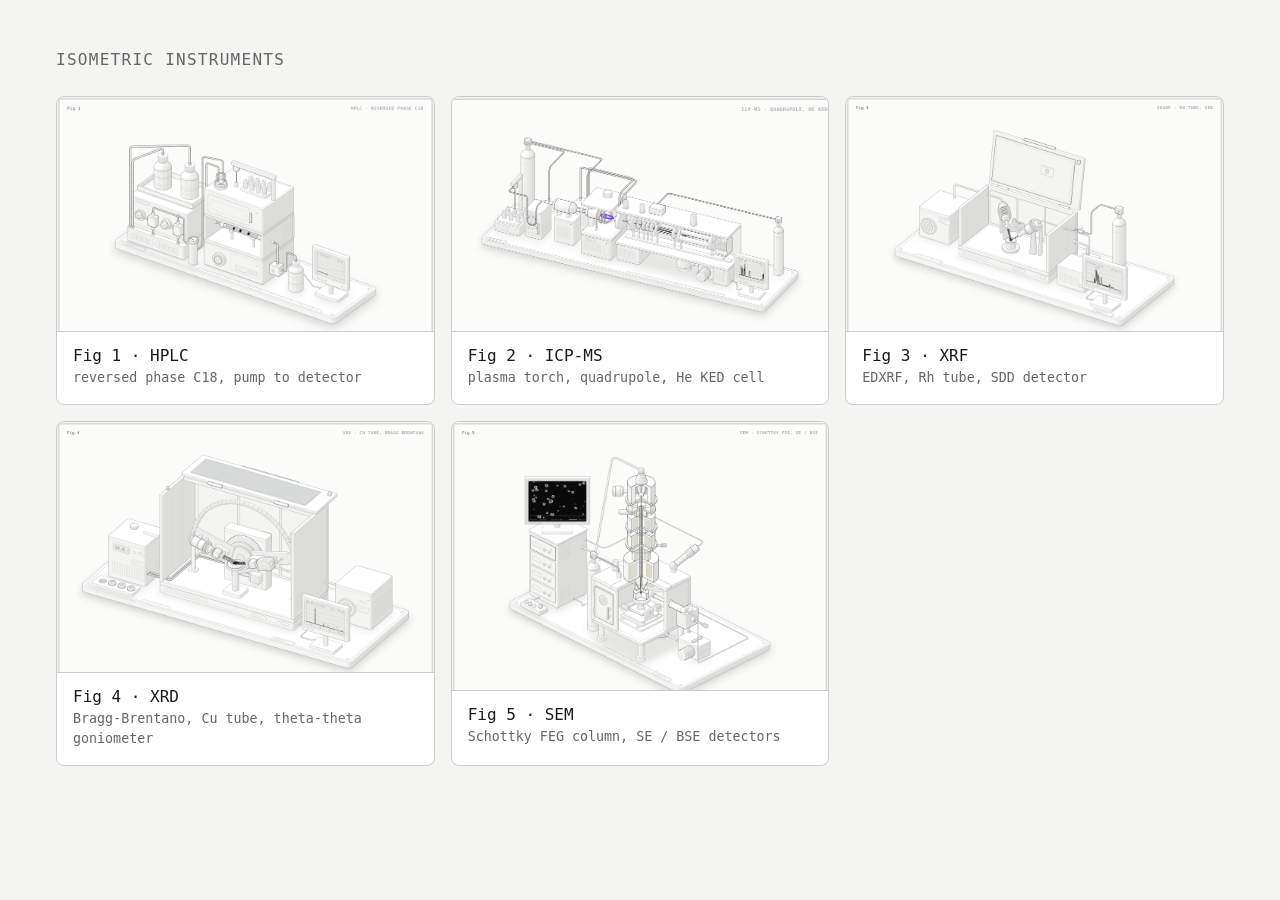
<file: index.html>
<!doctype html>
<html lang="en">
<head>
<meta charset="utf-8">
<meta name="viewport" content="width=device-width, initial-scale=1">
<title>Instruments</title>
<style>
:root{color-scheme:dark light;--bg:#111;--card:#161616;--fg:#d8d8d8;--mute:#8a8a8a;--line:#333}
@media (prefers-color-scheme:light){:root{--bg:#f4f4f2;--card:#fff;--fg:#1a1a1a;--mute:#666;--line:#ccc}}
*{box-sizing:border-box}
body{margin:0;background:var(--bg);color:var(--fg);font:16px/1.5 ui-monospace,Menlo,Consolas,monospace}
main{max-width:1200px;margin:0 auto;padding:48px 16px}
h1{font-size:1rem;font-weight:400;color:var(--mute);letter-spacing:.08em;text-transform:uppercase;margin:0 0 24px}
.grid{display:grid;grid-template-columns:repeat(auto-fit,minmax(min(100%,340px),1fr));gap:16px}
.card{display:block;background:var(--card);border:1px solid var(--line);border-radius:8px;overflow:hidden;color:inherit;text-decoration:none;transition:border-color .15s}
.card:hover,.card:focus-visible{outline:none;border-color:var(--fg)}
.card picture{display:block;overflow:hidden;aspect-ratio:var(--ar,1.6);border-bottom:1px solid var(--line)}
.card img{display:block;width:var(--w,100%);height:auto;margin-left:calc((100% - var(--w,100%)) / 2)}
.card div{padding:12px 16px 16px}
.card b{display:block;font-weight:400}
.card small{display:block;color:var(--mute)}
</style>
</head>
<body>
<main>
<h1>Isometric instruments</h1>
<div class="grid">
<a class="card" href="hplc/hplc.html">
<picture><source srcset="hplc/shots/desk-light.png" media="(prefers-color-scheme: light)"><img src="hplc/shots/desk.png" alt="Isometric HPLC system" loading="lazy"></picture>
<div><b>Fig 1 · HPLC</b><small>reversed phase C18, pump to detector</small></div>
</a>
<a class="card" href="icpms/icpms.html" style="--w:114%">
<picture><source srcset="icpms/shots/desk-light.png" media="(prefers-color-scheme: light)"><img src="icpms/shots/desk.png" alt="Isometric ICP-MS with plasma torch" loading="lazy"></picture>
<div><b>Fig 2 · ICP-MS</b><small>plasma torch, quadrupole, He KED cell</small></div>
</a>
<a class="card" href="xrf/xrf.html">
<picture><source srcset="xrf/shots/desk-light.png" media="(prefers-color-scheme: light)"><img src="xrf/shots/desk.png" alt="Isometric EDXRF spectrometer" loading="lazy"></picture>
<div><b>Fig 3 · XRF</b><small>EDXRF, Rh tube, SDD detector</small></div>
</a>
<a class="card" href="xrd/xrd.html" style="--ar:1.5">
<picture><source srcset="xrd/shots/desk-light.png" media="(prefers-color-scheme: light)"><img src="xrd/shots/desk.png" alt="Isometric powder X-ray diffractometer" loading="lazy"></picture>
<div><b>Fig 4 · XRD</b><small>Bragg-Brentano, Cu tube, theta-theta goniometer</small></div>
</a>
<a class="card" href="sem/sem.html" style="--ar:1.4">
<picture><source srcset="sem/shots/desk-light.png" media="(prefers-color-scheme: light)"><img src="sem/shots/desk.png" alt="Isometric scanning electron microscope" loading="lazy"></picture>
<div><b>Fig 5 · SEM</b><small>Schottky FEG column, SE / BSE detectors</small></div>
</a>
</div>
</main>
</body>
</html>
</file>
